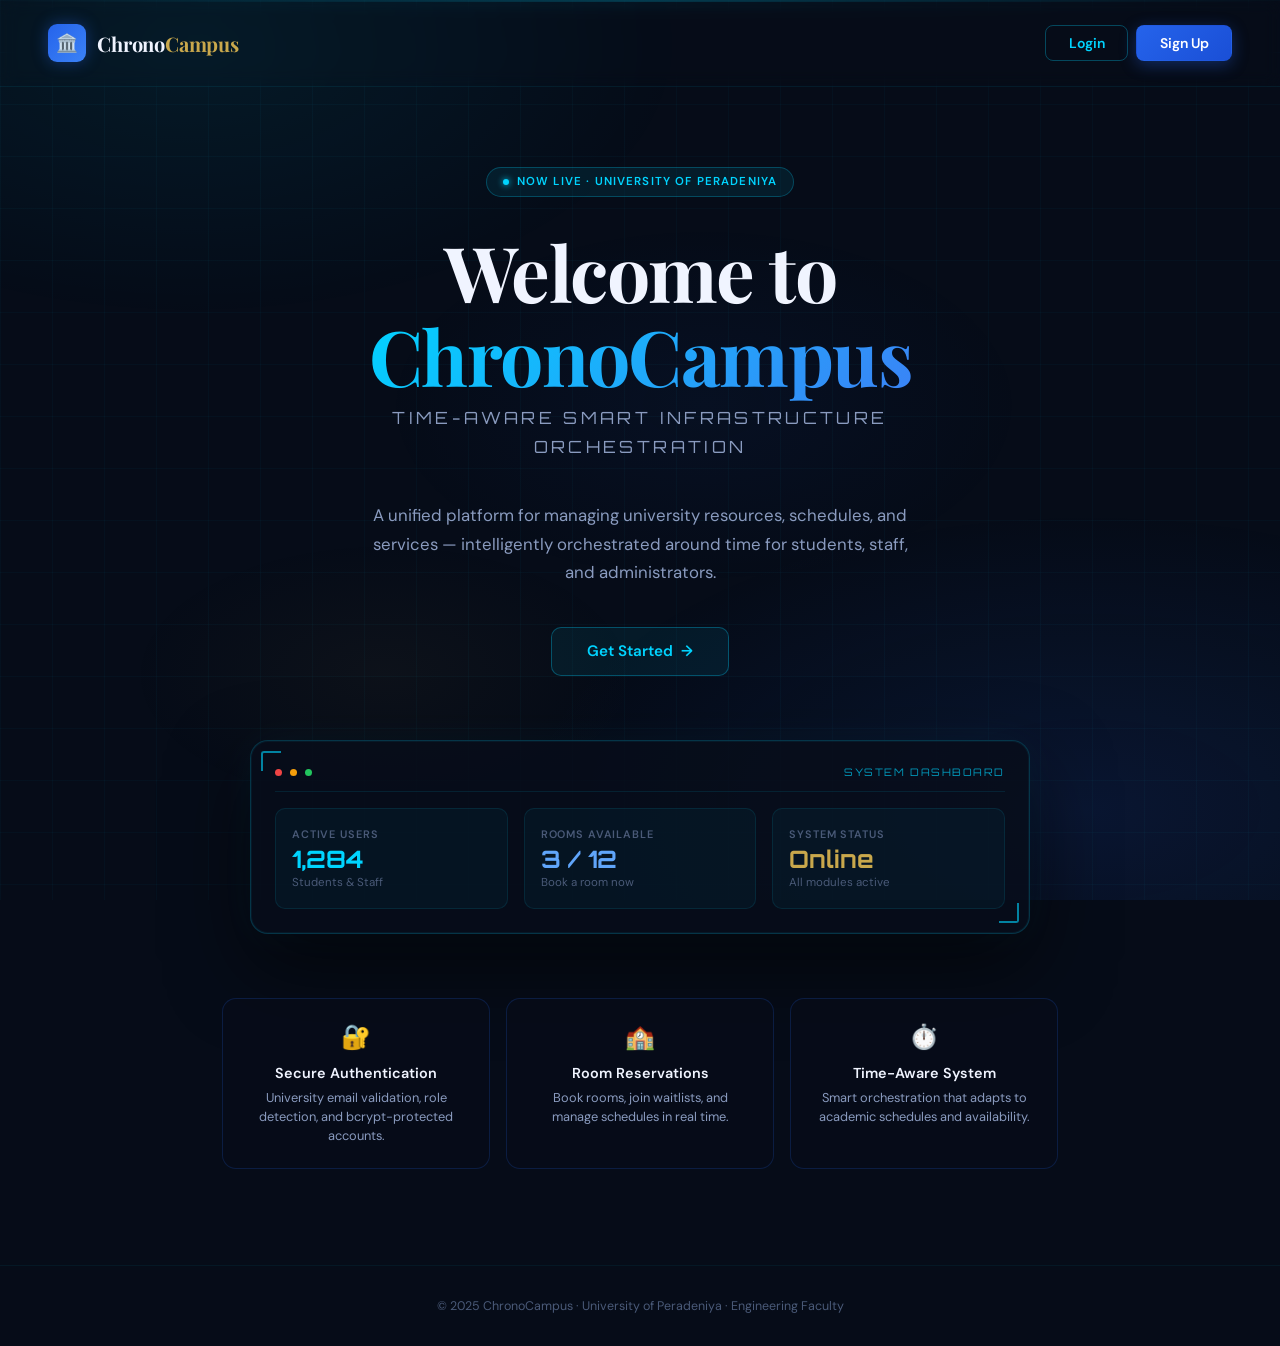
<file: code/frontend/index.html>
<!DOCTYPE html>
<html lang="en">
<head>
<meta charset="UTF-8">
<meta name="viewport" content="width=device-width, initial-scale=1.0">
<title>ChronoCampus — Time-Aware Smart Infrastructure</title>
<link rel="preconnect" href="https://fonts.googleapis.com">
<link href="https://fonts.googleapis.com/css2?family=Playfair+Display:wght@500;700&family=DM+Sans:wght@300;400;500;600&family=Orbitron:wght@400;600;700&display=swap" rel="stylesheet">
<style>
*, *::before, *::after { box-sizing: border-box; margin: 0; padding: 0; }
 
:root {
  --navy-900: #060c18;
  --navy-800: #080d1a;
  --navy-700: #0b1120;
  --navy-600: #111d33;
  --blue-500: #1a4fd6;
  --blue-400: #2563eb;
  --blue-300: #3b82f6;
  --blue-200: #60a5fa;
  --cyan:     #00d4ff;
  --cyan-dim: rgba(0,212,255,0.15);
  --cyan-glow: rgba(0,212,255,0.35);
  --gold:     #c9a84c;
  --white:    #f0f4ff;
  --muted:    #8a9bbf;
  --muted2:   #4a5a78;
  --border:   rgba(37,99,235,0.2);
  --font-display: 'Playfair Display', serif;
  --font-tech:    'Orbitron', monospace;
  --font-body:    'DM Sans', sans-serif;
}
 
html, body {
  min-height: 100vh;
  font-family: var(--font-body);
  background: var(--navy-900);
  color: var(--white);
  overflow-x: hidden;
}
 
/* ── Background layers ── */
.bg {
  position: fixed;
  inset: 0;
  z-index: 0;
  pointer-events: none;
}
 
.bg-gradient {
  position: absolute;
  inset: 0;
  background:
    radial-gradient(ellipse 70% 55% at 15% 5%, rgba(0,212,255,0.07) 0%, transparent 55%),
    radial-gradient(ellipse 80% 60% at 85% 90%, rgba(37,99,235,0.12) 0%, transparent 55%),
    radial-gradient(ellipse 50% 40% at 55% 45%, rgba(37,99,235,0.05) 0%, transparent 50%),
    radial-gradient(ellipse 40% 30% at 30% 75%, rgba(201,168,76,0.04) 0%, transparent 50%);
}
 
.bg-grid {
  position: absolute;
  inset: 0;
  background-image:
    linear-gradient(rgba(0,212,255,0.03) 1px, transparent 1px),
    linear-gradient(90deg, rgba(0,212,255,0.03) 1px, transparent 1px);
  background-size: 52px 52px;
}
 
/* Animated scan line */
.bg-scan {
  position: absolute;
  left: 0; right: 0;
  height: 2px;
  background: linear-gradient(90deg, transparent, rgba(0,212,255,0.4), transparent);
  animation: scan 6s linear infinite;
}
@keyframes scan {
  0%   { top: -2px; opacity: 0; }
  5%   { opacity: 1; }
  95%  { opacity: 1; }
  100% { top: 100%; opacity: 0; }
}
 
/* ── Page layout ── */
.page {
  position: relative;
  z-index: 1;
  min-height: 100vh;
  display: flex;
  flex-direction: column;
}
 
/* ── Header ── */
header {
  display: flex;
  align-items: center;
  justify-content: space-between;
  padding: 1.5rem 3rem;
  border-bottom: 1px solid rgba(0,212,255,0.08);
  backdrop-filter: blur(8px);
  animation: fadeDown 0.6s cubic-bezier(0.16,1,0.3,1) both;
}
 
@keyframes fadeDown {
  from { opacity: 0; transform: translateY(-16px); }
  to   { opacity: 1; transform: translateY(0); }
}
 
.logo {
  display: flex;
  align-items: center;
  gap: 0.7rem;
}
 
.logo-icon {
  width: 38px;
  height: 38px;
  background: linear-gradient(135deg, var(--blue-400), var(--blue-300));
  border-radius: 9px;
  display: flex;
  align-items: center;
  justify-content: center;
  font-size: 1.1rem;
  box-shadow: 0 0 16px rgba(37,99,235,0.4);
}

.logo-text {
  font-family: var(--font-display);
  font-size: 1.25rem;
  font-weight: 700;
  letter-spacing: -0.01em;
  color: var(--white);
}

.logo-text span {
  color: var(--gold);
}
 
.nav-links {
  display: flex;
  gap: 0.5rem;
}
 
.btn-nav {
  padding: 0.5rem 1.4rem;
  border-radius: 8px;
  font-family: var(--font-body);
  font-size: 0.875rem;
  font-weight: 600;
  cursor: pointer;
  transition: all 0.2s;
  text-decoration: none;
  display: inline-flex;
  align-items: center;
}
 
.btn-outline {
  background: transparent;
  border: 1px solid rgba(0,212,255,0.3);
  color: var(--cyan);
}
.btn-outline:hover {
  background: var(--cyan-dim);
  border-color: var(--cyan);
  box-shadow: 0 0 12px var(--cyan-glow);
}
 
.btn-solid {
  background: linear-gradient(135deg, var(--blue-400), #1a4fd6);
  border: 1px solid transparent;
  color: #fff;
  box-shadow: 0 4px 16px rgba(37,99,235,0.35);
}
.btn-solid:hover {
  transform: translateY(-1px);
  box-shadow: 0 6px 24px rgba(37,99,235,0.5);
}
 
/* ── Hero ── */
.hero {
  flex: 1;
  display: flex;
  flex-direction: column;
  align-items: center;
  justify-content: center;
  text-align: center;
  padding: 5rem 2rem 4rem;
}
 
.hero-badge {
  display: inline-flex;
  align-items: center;
  gap: 0.5rem;
  padding: 0.4rem 1rem;
  background: rgba(0,212,255,0.08);
  border: 1px solid rgba(0,212,255,0.25);
  border-radius: 20px;
  font-size: 0.72rem;
  font-weight: 600;
  letter-spacing: 0.1em;
  text-transform: uppercase;
  color: var(--cyan);
  margin-bottom: 2rem;
  animation: fadeUp 0.7s 0.1s cubic-bezier(0.16,1,0.3,1) both;
}
 
.badge-dot {
  width: 6px; height: 6px;
  border-radius: 50%;
  background: var(--cyan);
  box-shadow: 0 0 6px var(--cyan);
  animation: pulse 2s ease-in-out infinite;
}
@keyframes pulse {
  0%,100% { opacity: 1; }
  50% { opacity: 0.4; }
}
 
.hero h1 {
  font-family: var(--font-display);
  font-size: clamp(2.8rem, 6vw, 5rem);
  font-weight: 700;
  line-height: 1.1;
  letter-spacing: -0.02em;
  color: var(--white);
  margin-bottom: 0.4rem;
  animation: fadeUp 0.7s 0.2s cubic-bezier(0.16,1,0.3,1) both;
}
 
.hero h1 .accent {
  background: linear-gradient(135deg, var(--cyan) 0%, var(--blue-300) 100%);
  -webkit-background-clip: text;
  -webkit-text-fill-color: transparent;
  background-clip: text;
}
 
.hero-sub {
  font-family: var(--font-tech);
  font-size: 0.7rem;
  letter-spacing: 0.2em;
  color: var(--muted);
  text-transform: uppercase;
  margin-bottom: 1.6rem;
  animation: fadeUp 0.7s 0.25s cubic-bezier(0.16,1,0.3,1) both;
}
 
.hero p {
  max-width: 560px;
  font-size: 1.05rem;
  color: var(--muted);
  line-height: 1.7;
  margin-bottom: 2.5rem;
  animation: fadeUp 0.7s 0.3s cubic-bezier(0.16,1,0.3,1) both;
}
 
.hero-actions {
  display: flex;
  gap: 1rem;
  flex-wrap: wrap;
  justify-content: center;
  animation: fadeUp 0.7s 0.4s cubic-bezier(0.16,1,0.3,1) both;
}
 
.btn-hero-primary {
  padding: 0.85rem 2.2rem;
  background: linear-gradient(135deg, var(--blue-400), #1a4fd6);
  color: #fff;
  border: none;
  border-radius: 10px;
  font-family: var(--font-body);
  font-size: 0.95rem;
  font-weight: 600;
  cursor: pointer;
  text-decoration: none;
  box-shadow: 0 4px 20px rgba(37,99,235,0.4);
  transition: all 0.2s;
  display: inline-flex; align-items: center; gap: 0.5rem;
}
.btn-hero-primary:hover {
  transform: translateY(-2px);
  box-shadow: 0 8px 32px rgba(37,99,235,0.55);
}
 
.btn-hero-secondary {
  padding: 0.85rem 2.2rem;
  background: rgba(0,212,255,0.07);
  color: var(--cyan);
  border: 1px solid rgba(0,212,255,0.3);
  border-radius: 10px;
  font-family: var(--font-body);
  font-size: 0.95rem;
  font-weight: 600;
  cursor: pointer;
  text-decoration: none;
  transition: all 0.2s;
  display: inline-flex; align-items: center; gap: 0.5rem;
}
.btn-hero-secondary:hover {
  background: rgba(0,212,255,0.14);
  border-color: var(--cyan);
  box-shadow: 0 0 20px var(--cyan-glow);
  transform: translateY(-2px);
}
 
/* ── Holographic card display ── */
.hero-visual {
  margin-top: 4rem;
  position: relative;
  width: 100%;
  max-width: 780px;
  animation: fadeUp 0.8s 0.5s cubic-bezier(0.16,1,0.3,1) both;
}
 
.holo-frame {
  background: rgba(8,13,26,0.85);
  border: 1px solid rgba(0,212,255,0.2);
  border-radius: 18px;
  padding: 1.5rem;
  backdrop-filter: blur(20px);
  box-shadow:
    0 0 0 1px rgba(0,212,255,0.06) inset,
    0 32px 80px rgba(0,0,0,0.6),
    0 0 40px rgba(0,212,255,0.06);
  position: relative;
  overflow: hidden;
}
 
/* Corner accents */
.holo-frame::before, .holo-frame::after {
  content: "";
  position: absolute;
  width: 20px; height: 20px;
  border-color: var(--cyan);
  border-style: solid;
  opacity: 0.6;
}
.holo-frame::before { top: 10px; left: 10px; border-width: 2px 0 0 2px; border-radius: 3px 0 0 0; }
.holo-frame::after  { bottom: 10px; right: 10px; border-width: 0 2px 2px 0; border-radius: 0 0 3px 0; }
 
.holo-top {
  display: flex;
  align-items: center;
  gap: 0.5rem;
  margin-bottom: 1rem;
  padding-bottom: 0.75rem;
  border-bottom: 1px solid rgba(0,212,255,0.1);
}
 
.holo-dot { width: 7px; height: 7px; border-radius: 50%; }
.holo-dot.red   { background: #ef4444; }
.holo-dot.amber { background: #f59e0b; }
.holo-dot.green { background: #22c55e; }
 
.holo-title {
  margin-left: auto;
  font-family: var(--font-tech);
  font-size: 0.65rem;
  letter-spacing: 0.15em;
  color: var(--cyan);
  opacity: 0.7;
}
 
.stats-grid {
  display: grid;
  grid-template-columns: repeat(3, 1fr);
  gap: 1rem;
}
 
.stat-card {
  background: rgba(0,212,255,0.04);
  border: 1px solid rgba(0,212,255,0.1);
  border-radius: 10px;
  padding: 1.1rem 1rem;
  text-align: left;
}
 
.stat-label {
  font-size: 0.68rem;
  font-weight: 600;
  letter-spacing: 0.08em;
  text-transform: uppercase;
  color: var(--muted2);
  margin-bottom: 0.4rem;
}
 
.stat-value {
  font-family: var(--font-tech);
  font-size: 1.5rem;
  font-weight: 700;
  color: var(--white);
  line-height: 1;
}
 
.stat-value.cyan { color: var(--cyan); }
.stat-value.blue { color: var(--blue-200); }
.stat-value.gold { color: var(--gold); }
 
.stat-sub {
  font-size: 0.72rem;
  color: var(--muted2);
  margin-top: 0.25rem;
}
 
/* ── Features ── */
.features {
  display: grid;
  grid-template-columns: repeat(3, 1fr);
  gap: 1rem;
  max-width: 900px;
  margin: 4rem auto 2rem;
  padding: 0 2rem;
  animation: fadeUp 0.8s 0.6s cubic-bezier(0.16,1,0.3,1) both;
}
 
.feature-card {
  background: rgba(8,13,26,0.6);
  border: 1px solid var(--border);
  border-radius: 14px;
  padding: 1.4rem;
  transition: border-color 0.2s, transform 0.2s;
}
.feature-card:hover {
  border-color: rgba(0,212,255,0.3);
  transform: translateY(-3px);
}
 
.feature-icon {
  font-size: 1.5rem;
  margin-bottom: 0.75rem;
}
 
.feature-title {
  font-size: 0.9rem;
  font-weight: 600;
  color: var(--white);
  margin-bottom: 0.35rem;
}
 
.feature-desc {
  font-size: 0.8rem;
  color: var(--muted);
  line-height: 1.5;
}
 
/* ── Footer ── */
footer {
  text-align: center;
  padding: 2rem;
  font-size: 0.78rem;
  color: var(--muted2);
  border-top: 1px solid rgba(0,212,255,0.06);
}
 
@keyframes fadeUp {
  from { opacity: 0; transform: translateY(20px); }
  to   { opacity: 1; transform: translateY(0); }
}
 
/* ── Responsive ── */
@media (max-width: 640px) {
  header { padding: 1.2rem 1.5rem; }
  .hero h1 { font-size: 2.4rem; }
  .stats-grid { grid-template-columns: 1fr 1fr; }
  .features { grid-template-columns: 1fr; }
}
</style>
</head>
<body>
 
<div class="bg">
  <div class="bg-gradient"></div>
  <div class="bg-grid"></div>
  <div class="bg-scan"></div>
</div>
 
<div class="page">
 
  <!-- Header -->
  <header>
    <div class="logo">
      <div class="logo-icon">🏛️</div>
      <div class="logo-text">Chrono<span>Campus</span></div>
    </div>
    <!--
    <div class="logo">
       <img src="your-logo.png" height="38" style="border-radius:9px;">
       <div class="logo-text">Chrono<span>Campus</span></div>
    </div>-->
    <nav class="nav-links">
      <a href="/login" class="btn-nav btn-outline">Login</a>
      <a href="/signup" class="btn-nav btn-solid">Sign Up</a>
    </nav>
  </header>
 
  <!-- Hero -->
  <main class="hero">
    <div class="hero-badge">
      <span class="badge-dot"></span>
      Now live · University of Peradeniya
    </div>
 
    <h1>Welcome to<br><span class="accent">ChronoCampus</span></h1>
    <p class="hero-sub">Time-Aware Smart Infrastructure Orchestration</p>
 
    <p>A unified platform for managing university resources, schedules, and services — intelligently orchestrated around time for students, staff, and administrators.</p>
 
    <div class="hero-actions">
     <!-- <a href="signup.html" class="btn-hero-primary">
        <span>Get Started</span>
        <span>→</span>
      </a> -->
      <a href="/login" class="btn-hero-secondary">
        <span>Get Started</span>
        <span>→</span>
      </a>
    </div>
 
    <!-- Dashboard preview card -->
    <div class="hero-visual">
      <div class="holo-frame">
        <div class="holo-top">
          <span class="holo-dot red"></span>
          <span class="holo-dot amber"></span>
          <span class="holo-dot green"></span>
          <span class="holo-title">SYSTEM DASHBOARD</span>
        </div>
        <div class="stats-grid">
          <div class="stat-card">
            <div class="stat-label">Active Users</div>
            <div class="stat-value cyan">1,284</div>
            <div class="stat-sub">Students &amp; Staff</div>
          </div>
          <div class="stat-card">
            <div class="stat-label">Rooms Available</div>
            <div class="stat-value blue">3 / 12</div>
            <div class="stat-sub">Book a room now</div>
          </div>
          <div class="stat-card">
            <div class="stat-label">System Status</div>
            <div class="stat-value gold">Online</div>
            <div class="stat-sub">All modules active</div>
          </div>
        </div>
      </div>
    </div>
 
    <!-- Feature highlights -->
    <div class="features">
      <div class="feature-card">
        <div class="feature-icon">🔐</div>
        <div class="feature-title">Secure Authentication</div>
        <div class="feature-desc">University email validation, role detection, and bcrypt-protected accounts.</div>
      </div>
      <div class="feature-card">
        <div class="feature-icon">🏫</div>
        <div class="feature-title">Room Reservations</div>
        <div class="feature-desc">Book rooms, join waitlists, and manage schedules in real time.</div>
      </div>
      <div class="feature-card">
        <div class="feature-icon">⏱️</div>
        <div class="feature-title">Time-Aware System</div>
        <div class="feature-desc">Smart orchestration that adapts to academic schedules and availability.</div>
      </div>
    </div>
  </main>
 
  <footer>
    &copy; 2025 ChronoCampus · University of Peradeniya · Engineering Faculty
  </footer>
 
</div>
</body>
</html>
</file>
